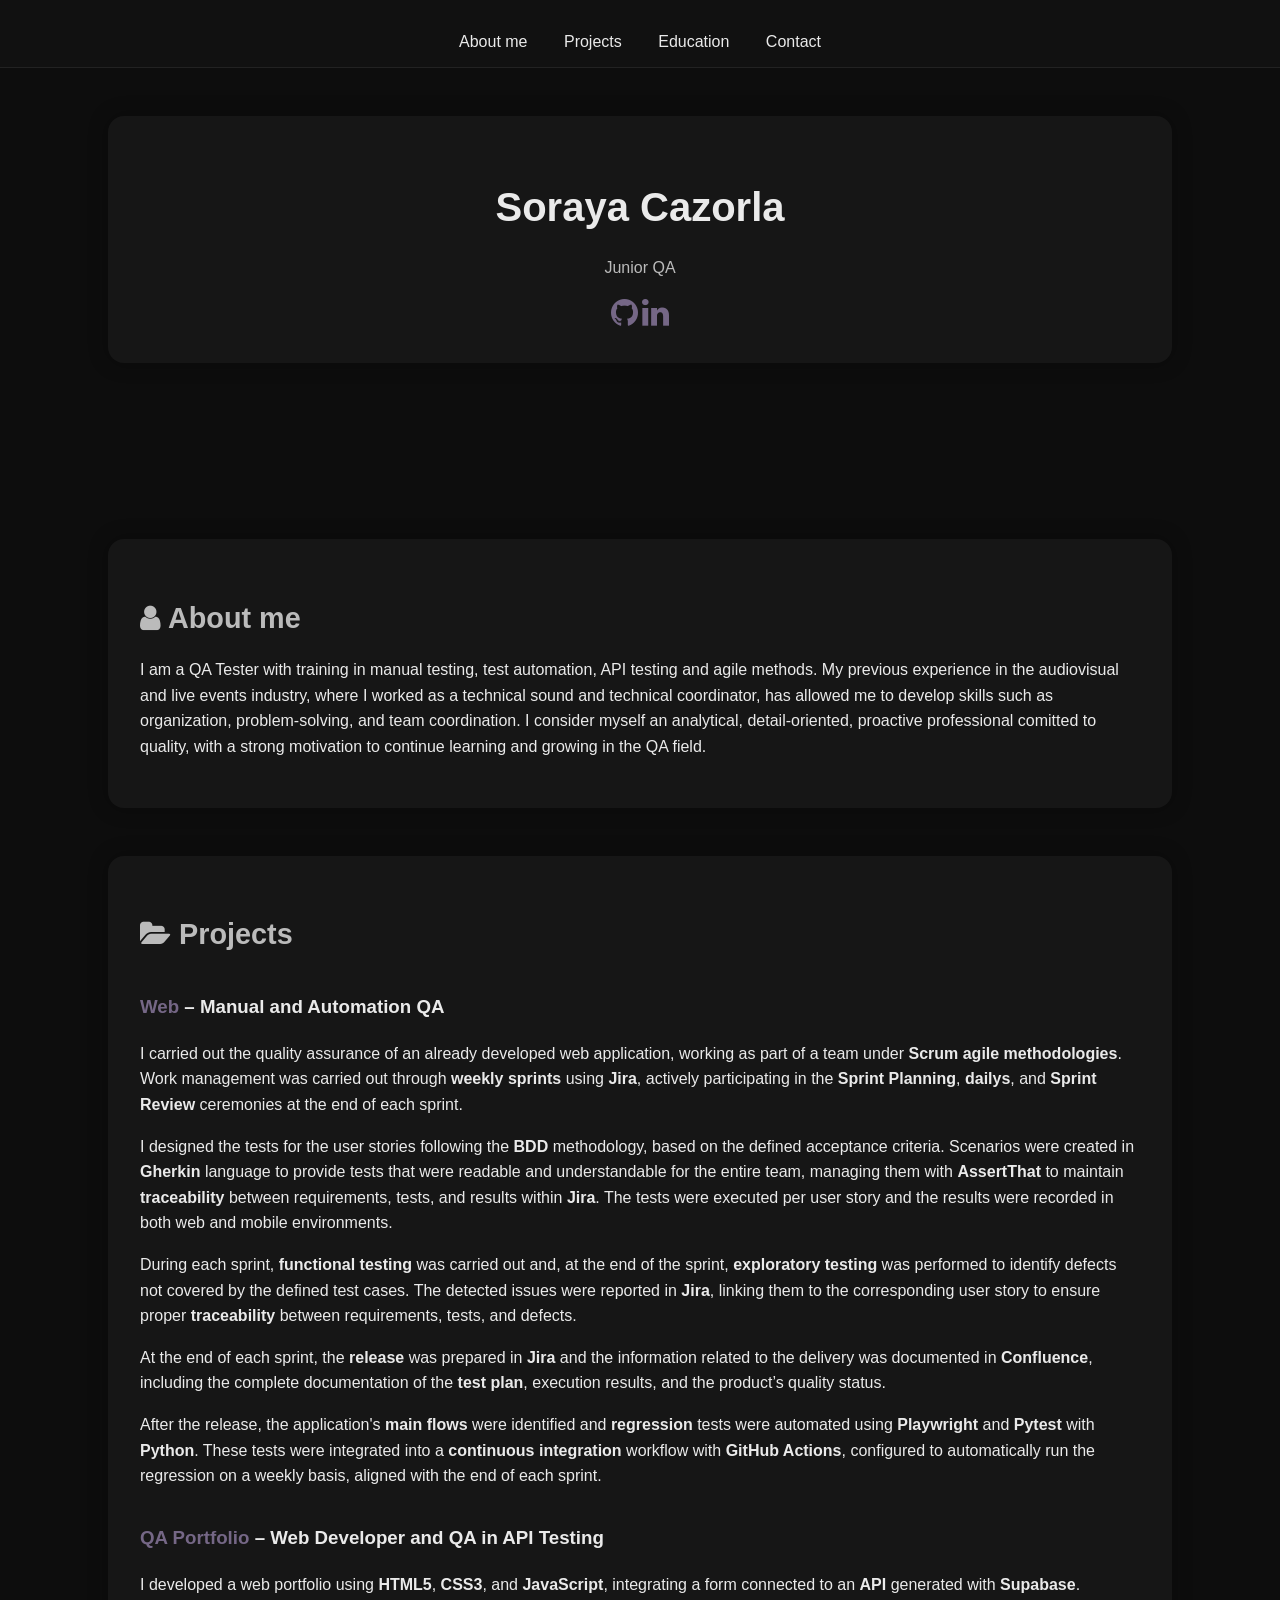
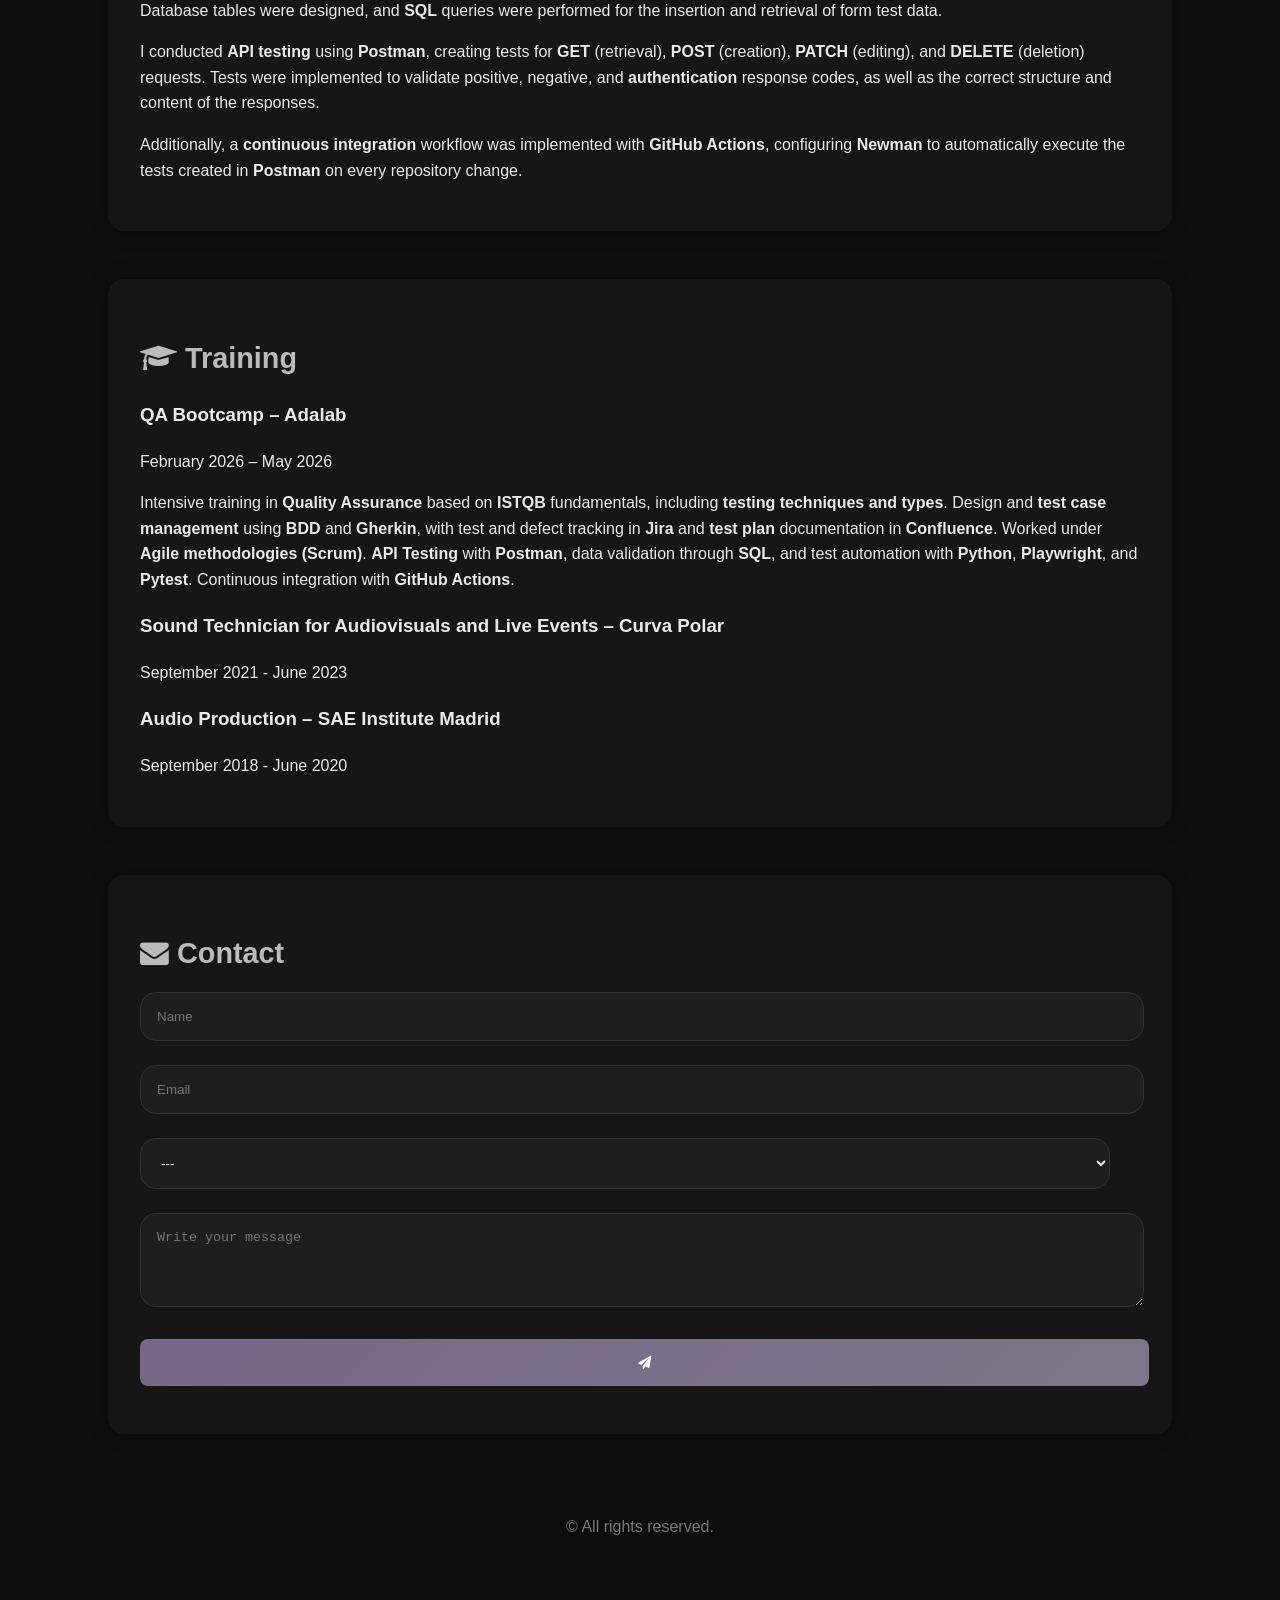
<file: index.html>
<!DOCTYPE html>
<html lang="en">

<head>
  <meta charset="UTF-8" />
  <meta name="viewport" content="width=device-width, initial-scale=1.0" />
  <meta name="description" content="Portfolio Soraya Cazorla QA" />
  <meta name="author" content="Soraya Cazorla" />
  <title>Soraya Cazorla - Portfolio</title>
  <link href="style.css" rel="stylesheet" />
  <!-- Importar Font Awesome para los iconos -->
  <link rel="stylesheet" href="https://cdnjs.cloudflare.com/ajax/libs/font-awesome/4.7.0/css/font-awesome.min.css" />
</head>

<body>
        <!-- Menú de navegación -->
  <nav>
      <ul>
        <li><a id="aboutmemenu" href="#aboutme">About me</a></li>
        <li><a id="projectsmenu" href="#projects">Projects</a></li>
        <li><a id="educationmenu" href="#education">Education</a></li>
        <li><a id="contactmenu" href="#contact">Contact</a></li>
      </ul>
    </nav>
  <header>
    <h1 id="myname">Soraya Cazorla</h1>
    <p id="title">Junior QA</p>
    <p>
      <a id="linkgithub" href="https://github.com/Sorayacazorlag" title="GitHub"
        class="fa fa-github fa-2x" aria-label="GitHub"></a>
      <a id="linklinkedin" href="https://www.linkedin.com/in/ana-soraya-cazorla-guill%C3%A9n-438b74259/" title="LinkedIn"
        class="fa fa-linkedin fa-2x" aria-label="LinkedIn"></a>
    </p>
  </header>
  <main>
    <section id="aboutme">
      <h2 id="aboutmetitle">
        <i class="fa fa-user"></i> About me
      </h2>
<p>
  I am a QA Tester with training in manual testing, test automation, API testing and agile methods. 
  My previous experience in the audiovisual and live events industry, where I worked as a technical sound and 
  technical coordinator, has allowed me to develop skills such as organization, problem-solving, 
  and team coordination. 
  I consider myself an analytical, detail-oriented, proactive professional comitted to quality, with a strong
  motivation to continue learning and growing in the QA field.
</p>

    </section>

    <section id="projects">
      <h2 id="projectstitle">
        <i class="fa fa-folder-open"></i> Projects
      </h2>

      <h3>
        <a id="projectlinkapi" href="https://adalab-equipo2.atlassian.net/jira/software/projects/SCRUM/boards/1" target="_blank">Web</a>
        – Manual and Automation QA
      </h3>
      <p>
  I carried out the quality assurance of an already developed web application, working 
  as part of a team under <strong>Scrum agile methodologies</strong>. Work management 
  was carried out through <strong>weekly sprints</strong> using <strong>Jira</strong>, 
  actively participating in the <strong>Sprint Planning</strong>, <strong>dailys</strong>, 
  and <strong>Sprint Review</strong> ceremonies at the end of each sprint.
</p>

<p>
  I designed the tests for the user stories following the <strong>BDD</strong> methodology, 
  based on the defined acceptance criteria. Scenarios were created in <strong>Gherkin</strong> 
  language to provide tests that were readable and understandable for the entire team, managing 
  them with <strong>AssertThat</strong> to maintain <strong>traceability</strong> between 
  requirements, tests, and results within <strong>Jira</strong>. The tests were executed per 
  user story and the results were recorded in both web and mobile environments.
</p>

<p>
  During each sprint, <strong>functional testing</strong> was carried out and, at the end of the 
  sprint, <strong>exploratory testing</strong> was performed to identify defects not covered by 
  the defined test cases. The detected issues were reported in <strong>Jira</strong>, linking them 
  to the corresponding user story to ensure proper <strong>traceability</strong> between requirements, 
  tests, and defects.
</p>

<p>
  At the end of each sprint, the <strong>release</strong> was prepared in <strong>Jira</strong>
  and the information related to the delivery was documented in <strong>Confluence</strong>,
  including the complete documentation of the <strong>test plan</strong>, execution results,
  and the product’s quality status.
</p>

<p>
  After the release, the application's <strong>main flows</strong> were identified and
  <strong>regression</strong> tests were automated using <strong>Playwright</strong> and
  <strong>Pytest</strong> with <strong>Python</strong>. These tests were integrated into a
  <strong>continuous integration</strong> workflow with <strong>GitHub Actions</strong>,
  configured to automatically run the regression on a weekly basis, aligned with the end
  of each sprint.
</p>
      <h3>
        <a id="projectportfoliolink" href="https://sorayacazorlaqaorganization.github.io/Portfolioqa/">QA Portfolio</a>
        – Web Developer and QA in API Testing
      </h3>
     <p>
I developed a web portfolio using <strong>HTML5</strong>, <strong>CSS3</strong>, and
<strong>JavaScript</strong>, integrating a form connected to an
<strong>API</strong> generated with <strong>Supabase</strong>. Database tables
were designed, and <strong>SQL</strong> queries were performed for the
insertion and retrieval of form test data.
</p>

<p>
I conducted <strong>API testing</strong> using <strong>Postman</strong>, creating
tests for <strong>GET</strong> (retrieval), <strong>POST</strong> (creation),
<strong>PATCH</strong> (editing), and <strong>DELETE</strong> (deletion) requests.
Tests were implemented to validate positive, negative, and <strong>authentication</strong>
response codes, as well as the correct structure and content of the responses.
</p>

<p>
Additionally, a <strong>continuous integration</strong> workflow was implemented with
<strong>GitHub Actions</strong>, configuring <strong>Newman</strong> to automatically
execute the tests created in <strong>Postman</strong> on every repository change.
</p>
      
    </section>

    <section id="training">
      <h2 id="trainingtitle">
        <i class="fa fa-graduation-cap"></i> Training
      </h2>

      <h3>QA Bootcamp – Adalab</h3>
<p>February 2026 – May 2026</p>
<p>
Intensive training in <strong>Quality Assurance</strong> based on <strong>ISTQB</strong>
fundamentals, including <strong>testing techniques and types</strong>.
Design and <strong>test case management</strong> using
<strong>BDD</strong> and <strong>Gherkin</strong>, with test and defect tracking
in <strong>Jira</strong> and <strong>test plan</strong> documentation in
<strong>Confluence</strong>. Worked under <strong>Agile methodologies (Scrum)</strong>.
<strong>API Testing</strong> with <strong>Postman</strong>, data validation
through <strong>SQL</strong>, and test automation with <strong>Python</strong>,
<strong>Playwright</strong>, and <strong>Pytest</strong>. Continuous integration with
<strong>GitHub Actions</strong>.
</p>


      <h3>Sound Technician for Audiovisuals and Live Events – Curva Polar</h3>
      <p>September 2021 - June 2023</p>

         <h3>Audio Production – SAE Institute Madrid</h3>
      <p>September 2018 - June 2020</p>
    </section>

<section id="contact">
  <h2 id="contacttitle">
    <i class="fa fa-envelope"></i> Contact
  </h2>
  <form action="/submit" method="post" id="contactForm" onsubmit="return enviarFormulario(event)">
    
    <input type="text" id="name" name="name" placeholder="Name"/>
    <input type="email" id="email" Name="email" placeholder="Email" required/>
    <select id="subject" name="subject" required>
    <option value="" selected disabled>---</option>
    <option value="information">Information</option> 
    <option value="job offer">Job offer</option> 
    <option value="other">Other</option> 
  </select>
  <textarea id="message" name="message" rows="4" placeholder="Write your message" required maxlength="500"></textarea>
    <button id="send" type="submit">
      <i class="fa fa-paper-plane"></i> 
    </button>
  </form>
  <p id="formMessage"></p>
</section>


  <footer>
    <p>&copy; All rights reserved.</p>
  </footer>
</body>
<script src="script.js" defer></script>
</html>
</file>
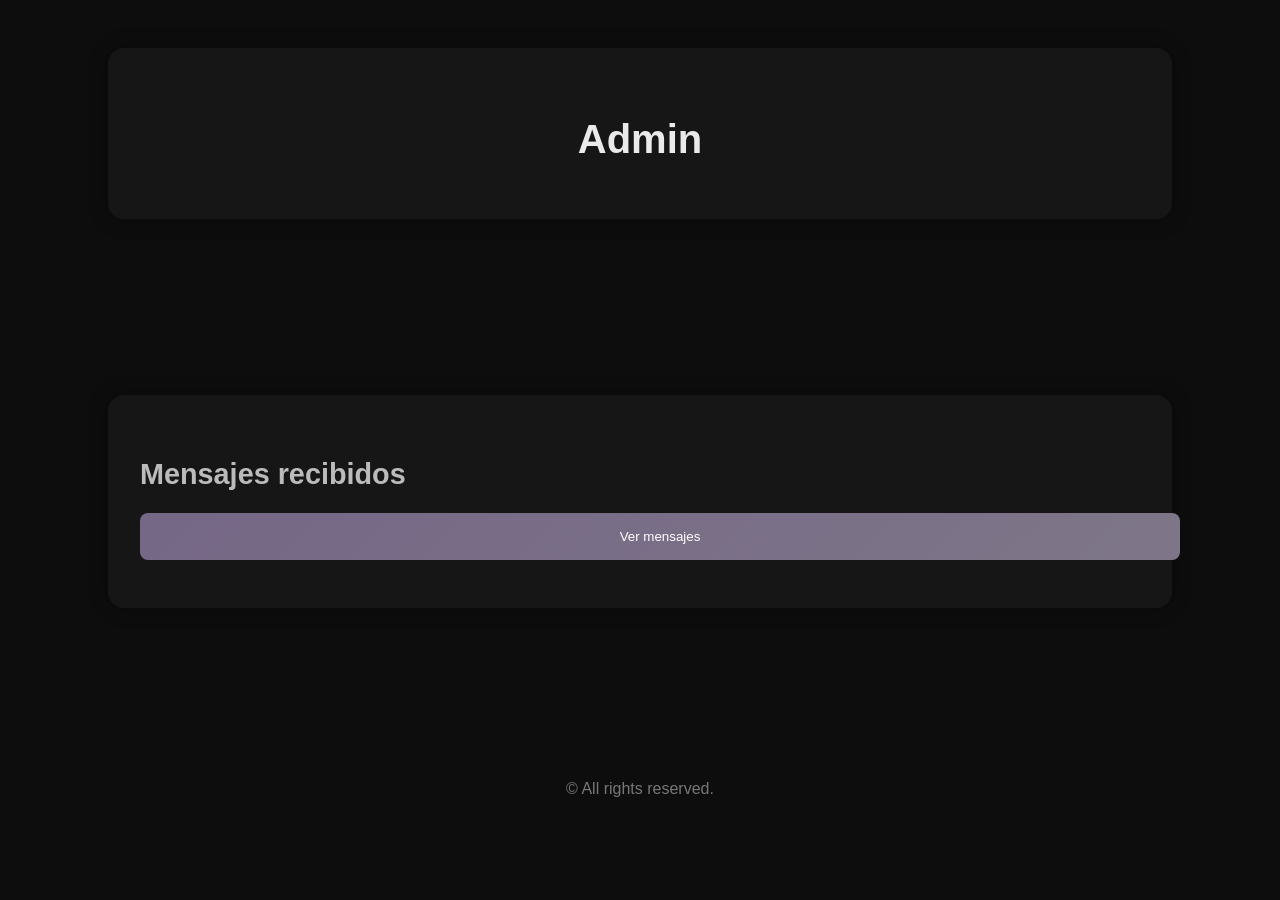
<file: admin.html>
<!DOCTYPE html>
<html lang="es">
<head>
  <meta charset="UTF-8">
  <title>Admin - Mensajes</title>
  <link rel="stylesheet" href="style.css">
</head>
<body>

<header>
  <h1>Admin</h1>
</header>

<main>
  <section id="admin">
    <h2>Mensajes recibidos</h2>
    <button id="verMensajes" onclick="mostrarDatos()">Ver mensajes</button>

    <table id="formsTable">

    </table>

    <p id="status"></p>
  </section>
</main>

<footer>
    <p>&copy; All rights reserved.</p>
</footer>

<script src="script.js"></script>

</body>
</html>
</file>
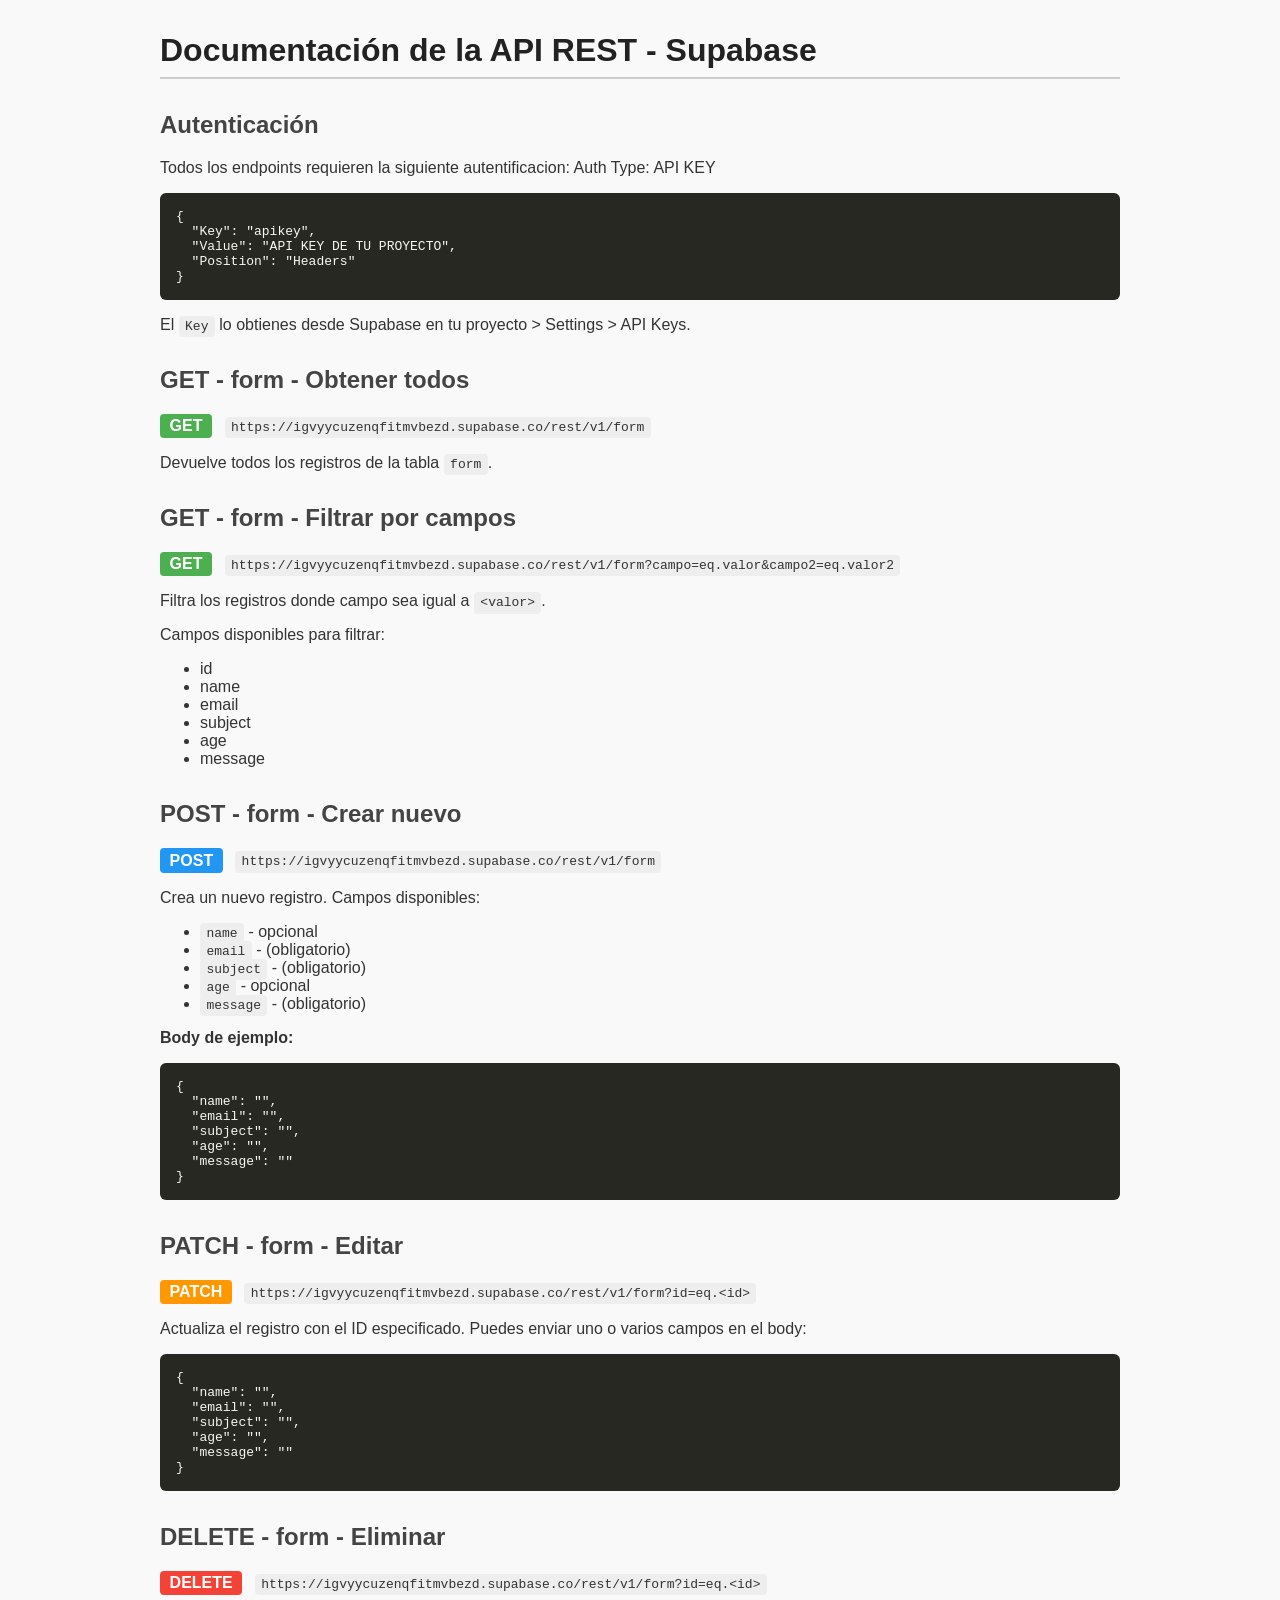
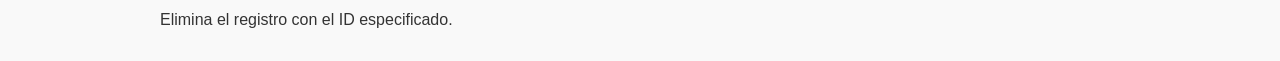
<file: APIdoc.html>
<!DOCTYPE html>
<!-- saved from url=(0067)https://bootcamp-qa.github.io/ReportGenerator/documentacionapi.html -->
<html lang="es"><head><meta http-equiv="Content-Type" content="text/html; charset=UTF-8">
  
  <title>Documentación API Supabase</title>
  <style>
    body {
      font-family: 'Segoe UI', sans-serif;
      margin: 2rem auto;
      max-width: 960px;
      background: #f9f9f9;
      color: #333;
    }
    h1 { color: #222; border-bottom: 2px solid #ccc; padding-bottom: 0.5rem; }
    h2 { margin-top: 2rem; color: #444; }
    code { background: #eee; padding: 0.2rem 0.4rem; border-radius: 4px; }
    pre {
      background: #272822;
      color: #f8f8f2;
      padding: 1rem;
      border-radius: 6px;
      overflow-x: auto;
    }
    .method {
      display: inline-block;
      font-weight: bold;
      padding: 0.2rem 0.6rem;
      border-radius: 4px;
      margin-right: 0.5rem;
      color: white;
    }
    .GET { background: #4caf50; }
    .POST { background: #2196f3; }
    .PATCH { background: #ff9800; }
    .DELETE { background: #f44336; }

    label {
      display: block;
      margin-top: 1rem;
      font-weight: bold;
    }
    input[type=text] {
      width: 100%;
      padding: 0.5rem;
      font-size: 1rem;
      margin-top: 0.3rem;
      box-sizing: border-box;
    }
    button {
      margin-top: 1.5rem;
      padding: 0.6rem 1rem;
      font-size: 1rem;
      cursor: pointer;
    }
  </style>
</head>
<body>

<h1>Documentación de la API REST - Supabase</h1>

<form id="form" onsubmit="return false;" style="display: none;">
  <label for="tableName">Nombre de la tabla:</label>
  <input type="text" id="tableName" placeholder="clientes" required="">

  <label for="columns">Columnas (separadas por coma, * indica obligatorio):</label>
  <input type="text" id="columns" placeholder="nombre, telefono*, correo*" required="">

  <label for="baseUrl">Base URL:</label>
  <input type="text" id="baseUrl" placeholder="https://proyecto.supabase.co" required="">

  <button onclick="generate()">GENERAR DOCUMENTACION API</button>
</form>

<!-- Aquí pondremos la documentación generada -->
<div id="docs" style="margin-top:2rem;">
        <h2>Autenticación</h2>
    <p>Todos los endpoints requieren la siguiente autentificacion: Auth Type: API KEY</p>
    <pre>{
  "Key": "apikey",
  "Value": "API KEY DE TU PROYECTO",
  "Position": "Headers"
}</pre>
    <p>El <code>Key</code> lo obtienes desde Supabase en tu proyecto &gt; Settings &gt; API Keys.</p>
  
    <h2>GET - form - Obtener todos </h2>
    <p><span class="method GET">GET</span> <code>https://igvyycuzenqfitmvbezd.supabase.co/rest/v1/form</code></p>
    <p>Devuelve todos los registros de la tabla <code>form</code>.</p>

    <h2>GET - form - Filtrar por campos</h2>
    <p><span class="method GET">GET</span> <code>https://igvyycuzenqfitmvbezd.supabase.co/rest/v1/form?campo=eq.valor&amp;campo2=eq.valor2</code></p>
    <p>Filtra los registros donde campo sea igual a <code>&lt;valor&gt;</code>.</p>
    <p>Campos disponibles para filtrar:</p>
    <ul>
      <li>id</li><li>name</li><li>email</li><li>subject</li><li>age</li><li>message</li>
    </ul>

    <h2>POST - form - Crear nuevo</h2>
    <p><span class="method POST">POST</span> <code>https://igvyycuzenqfitmvbezd.supabase.co/rest/v1/form</code></p>
    <p>Crea un nuevo registro. Campos disponibles:</p>
    <ul>
      <li><code>name</code> - opcional</li><li><code>email</code> -  (obligatorio)</li><li><code>subject</code> -  (obligatorio)</li><li><code>age</code> - opcional</li><li><code>message</code> -  (obligatorio)</li>
    </ul>
    <p><strong>Body de ejemplo:</strong></p>
    <pre>{
  "name": "",
  "email": "",
  "subject": "",
  "age": "",
  "message": ""
}</pre>

    <h2>PATCH - form - Editar </h2>
    <p><span class="method PATCH">PATCH</span> <code>https://igvyycuzenqfitmvbezd.supabase.co/rest/v1/form?id=eq.&lt;id&gt;</code></p>
    <p>Actualiza el registro con el ID especificado. Puedes enviar uno o varios campos en el body:</p>
    <pre>{
  "name": "<nuevo string="">",
  "email": "<nuevo string="">",
  "subject": "<nuevo string="">",
  "age": "<nuevo string="">",
  "message": "<nuevo string="">"
}</nuevo></nuevo></nuevo></nuevo></nuevo></pre>

    <h2>DELETE - form - Eliminar </h2>
    <p><span class="method DELETE">DELETE</span> <code>https://igvyycuzenqfitmvbezd.supabase.co/rest/v1/form?id=eq.&lt;id&gt;</code></p>
    <p>Elimina el registro con el ID especificado.</p>


  </div>

<script>
function generate() {
  let tableName = document.getElementById('tableName').value.trim() || 'clientes';
  const columnsRaw = document.getElementById('columns').value.trim();
  const baseUrlRaw = document.getElementById('baseUrl').value.trim() || 'https://<TU_PROYECTO>.supabase.co';

  // Procesar columnas
  const colsArr = columnsRaw.split(',').map(c => c.trim()).filter(c => c.length > 0);

  const columns = colsArr.map(col => {
    let required = false;
    let name = col;
    if (col.endsWith('*')) {
      required = true;
      name = col.slice(0, -1).trim();
    }
    return { name, type: "string", required };
  });

  const baseUrl = `${baseUrlRaw}/rest/v1/${tableName}`;

  function generatePostBody() {
    const obj = {};
    columns.forEach(col => {
      if (col.name !== "id") {
        obj[col.name] = "";
      }
    });
    return JSON.stringify(obj, null, 2);
  }

  function generatePatchBody() {
    const obj = {};
    columns.forEach(col => {
      if (col.name !== "id") {
        obj[col.name] = `<nuevo ${col.type}>`;
      }
    });
    return JSON.stringify(obj, null, 2);
  }

  // Construir el HTML para la documentación
  let html = `
        <h2>Autenticación</h2>
    <p>Todos los endpoints requieren la siguiente autentificacion: Auth Type: API KEY</p>
    <pre>{
  "Key": "apikey",
  "Value": "API KEY DE TU PROYECTO",
  "Position": "Headers"
}</pre>
    <p>El <code>Key</code> lo obtienes desde Supabase en tu proyecto &gt; Settings &gt; API Keys.</p>
  
    <h2>GET - ${tableName} - Obtener todos </h2>
    <p><span class="method GET">GET</span> <code>${baseUrl}</code></p>
    <p>Devuelve todos los registros de la tabla <code>${tableName}</code>.</p>

    <h2>GET - ${tableName} - Filtrar por campos</h2>
    <p><span class="method GET">GET</span> <code>${baseUrl}?campo=eq.valor&campo2=eq.valor2</code></p>
    <p>Filtra los registros donde campo sea igual a <code>&lt;valor&gt;</code>.</p>
    <p>Campos disponibles para filtrar:</p>
    <ul>
      ${columns.map(col => `<li>${col.name}</li>`).join('')}
    </ul>

    <h2>POST - ${tableName} - Crear nuevo</h2>
    <p><span class="method POST">POST</span> <code>${baseUrl}</code></p>
    <p>Crea un nuevo registro. Campos disponibles:</p>
    <ul>
      ${columns.filter(c => c.name !== 'id').map(col => `<li><code>${col.name}</code> - ${col.required ? " (obligatorio)" : "opcional"}</li>`).join('')}
    </ul>
    <p><strong>Body de ejemplo:</strong></p>
    <pre>${generatePostBody()}</pre>

    <h2>PATCH - ${tableName} - Editar </h2>
    <p><span class="method PATCH">PATCH</span> <code>${baseUrl}?id=eq.&lt;id&gt;</code></p>
    <p>Actualiza el registro con el ID especificado. Puedes enviar uno o varios campos en el body:</p>
    <pre>${generatePatchBody()}</pre>

    <h2>DELETE - ${tableName} - Eliminar </h2>
    <p><span class="method DELETE">DELETE</span> <code>${baseUrl}?id=eq.&lt;id&gt;</code></p>
    <p>Elimina el registro con el ID especificado.</p>


  `;

  document.getElementById('docs').innerHTML = html;
   document.getElementById('form').style.display = 'none';
  
}


</script>




</body></html>
</file>
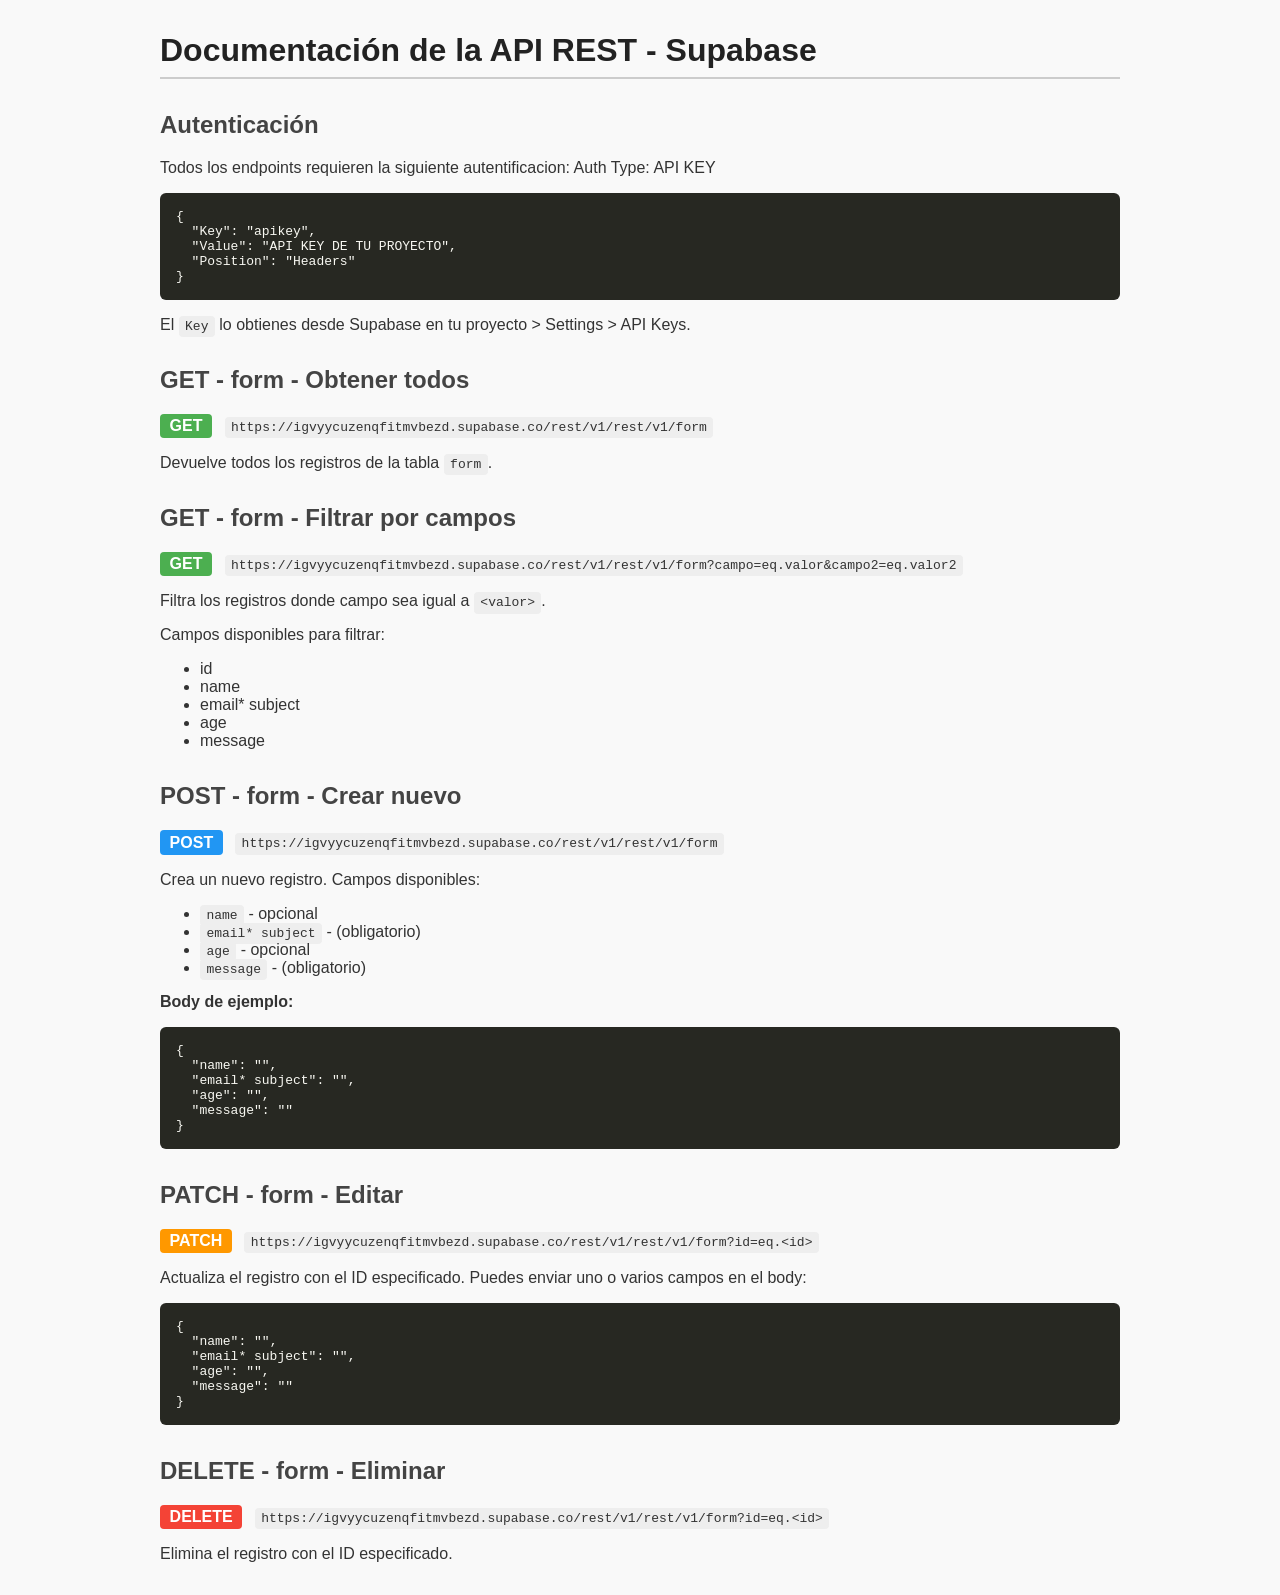
<file: Documentación API Supabase.html>
<!DOCTYPE html>
<!-- saved from url=(0067)https://bootcamp-qa.github.io/ReportGenerator/documentacionapi.html -->
<html lang="es"><head><meta http-equiv="Content-Type" content="text/html; charset=UTF-8">
  
  <title>Documentación API Supabase</title>
  <style>
    body {
      font-family: 'Segoe UI', sans-serif;
      margin: 2rem auto;
      max-width: 960px;
      background: #f9f9f9;
      color: #333;
    }
    h1 { color: #222; border-bottom: 2px solid #ccc; padding-bottom: 0.5rem; }
    h2 { margin-top: 2rem; color: #444; }
    code { background: #eee; padding: 0.2rem 0.4rem; border-radius: 4px; }
    pre {
      background: #272822;
      color: #f8f8f2;
      padding: 1rem;
      border-radius: 6px;
      overflow-x: auto;
    }
    .method {
      display: inline-block;
      font-weight: bold;
      padding: 0.2rem 0.6rem;
      border-radius: 4px;
      margin-right: 0.5rem;
      color: white;
    }
    .GET { background: #4caf50; }
    .POST { background: #2196f3; }
    .PATCH { background: #ff9800; }
    .DELETE { background: #f44336; }

    label {
      display: block;
      margin-top: 1rem;
      font-weight: bold;
    }
    input[type=text] {
      width: 100%;
      padding: 0.5rem;
      font-size: 1rem;
      margin-top: 0.3rem;
      box-sizing: border-box;
    }
    button {
      margin-top: 1.5rem;
      padding: 0.6rem 1rem;
      font-size: 1rem;
      cursor: pointer;
    }
  </style>
</head>
<body>

<h1>Documentación de la API REST - Supabase</h1>

<form id="form" onsubmit="return false;" style="display: none;">
  <label for="tableName">Nombre de la tabla:</label>
  <input type="text" id="tableName" placeholder="clientes" required="">

  <label for="columns">Columnas (separadas por coma, * indica obligatorio):</label>
  <input type="text" id="columns" placeholder="nombre, telefono*, correo*" required="">

  <label for="baseUrl">Base URL:</label>
  <input type="text" id="baseUrl" placeholder="https://proyecto.supabase.co" required="">

  <button onclick="generate()">GENERAR DOCUMENTACION API</button>
</form>

<!-- Aquí pondremos la documentación generada -->
<div id="docs" style="margin-top:2rem;">
        <h2>Autenticación</h2>
    <p>Todos los endpoints requieren la siguiente autentificacion: Auth Type: API KEY</p>
    <pre>{
  "Key": "apikey",
  "Value": "API KEY DE TU PROYECTO",
  "Position": "Headers"
}</pre>
    <p>El <code>Key</code> lo obtienes desde Supabase en tu proyecto &gt; Settings &gt; API Keys.</p>
  
    <h2>GET - form - Obtener todos </h2>
    <p><span class="method GET">GET</span> <code>https://igvyycuzenqfitmvbezd.supabase.co/rest/v1/rest/v1/form</code></p>
    <p>Devuelve todos los registros de la tabla <code>form</code>.</p>

    <h2>GET - form - Filtrar por campos</h2>
    <p><span class="method GET">GET</span> <code>https://igvyycuzenqfitmvbezd.supabase.co/rest/v1/rest/v1/form?campo=eq.valor&amp;campo2=eq.valor2</code></p>
    <p>Filtra los registros donde campo sea igual a <code>&lt;valor&gt;</code>.</p>
    <p>Campos disponibles para filtrar:</p>
    <ul>
      <li>id</li><li>name</li><li>email* subject</li><li>age</li><li>message</li>
    </ul>

    <h2>POST - form - Crear nuevo</h2>
    <p><span class="method POST">POST</span> <code>https://igvyycuzenqfitmvbezd.supabase.co/rest/v1/rest/v1/form</code></p>
    <p>Crea un nuevo registro. Campos disponibles:</p>
    <ul>
      <li><code>name</code> - opcional</li><li><code>email* subject</code> -  (obligatorio)</li><li><code>age</code> - opcional</li><li><code>message</code> -  (obligatorio)</li>
    </ul>
    <p><strong>Body de ejemplo:</strong></p>
    <pre>{
  "name": "",
  "email* subject": "",
  "age": "",
  "message": ""
}</pre>

    <h2>PATCH - form - Editar </h2>
    <p><span class="method PATCH">PATCH</span> <code>https://igvyycuzenqfitmvbezd.supabase.co/rest/v1/rest/v1/form?id=eq.&lt;id&gt;</code></p>
    <p>Actualiza el registro con el ID especificado. Puedes enviar uno o varios campos en el body:</p>
    <pre>{
  "name": "<nuevo string="">",
  "email* subject": "<nuevo string="">",
  "age": "<nuevo string="">",
  "message": "<nuevo string="">"
}</nuevo></nuevo></nuevo></nuevo></pre>

    <h2>DELETE - form - Eliminar </h2>
    <p><span class="method DELETE">DELETE</span> <code>https://igvyycuzenqfitmvbezd.supabase.co/rest/v1/rest/v1/form?id=eq.&lt;id&gt;</code></p>
    <p>Elimina el registro con el ID especificado.</p>


  </div>

<script>
function generate() {
  let tableName = document.getElementById('tableName').value.trim() || 'clientes';
  const columnsRaw = document.getElementById('columns').value.trim();
  const baseUrlRaw = document.getElementById('baseUrl').value.trim() || 'https://<TU_PROYECTO>.supabase.co';

  // Procesar columnas
  const colsArr = columnsRaw.split(',').map(c => c.trim()).filter(c => c.length > 0);

  const columns = colsArr.map(col => {
    let required = false;
    let name = col;
    if (col.endsWith('*')) {
      required = true;
      name = col.slice(0, -1).trim();
    }
    return { name, type: "string", required };
  });

  const baseUrl = `${baseUrlRaw}/rest/v1/${tableName}`;

  function generatePostBody() {
    const obj = {};
    columns.forEach(col => {
      if (col.name !== "id") {
        obj[col.name] = "";
      }
    });
    return JSON.stringify(obj, null, 2);
  }

  function generatePatchBody() {
    const obj = {};
    columns.forEach(col => {
      if (col.name !== "id") {
        obj[col.name] = `<nuevo ${col.type}>`;
      }
    });
    return JSON.stringify(obj, null, 2);
  }

  // Construir el HTML para la documentación
  let html = `
        <h2>Autenticación</h2>
    <p>Todos los endpoints requieren la siguiente autentificacion: Auth Type: API KEY</p>
    <pre>{
  "Key": "apikey",
  "Value": "API KEY DE TU PROYECTO",
  "Position": "Headers"
}</pre>
    <p>El <code>Key</code> lo obtienes desde Supabase en tu proyecto &gt; Settings &gt; API Keys.</p>
  
    <h2>GET - ${tableName} - Obtener todos </h2>
    <p><span class="method GET">GET</span> <code>${baseUrl}</code></p>
    <p>Devuelve todos los registros de la tabla <code>${tableName}</code>.</p>

    <h2>GET - ${tableName} - Filtrar por campos</h2>
    <p><span class="method GET">GET</span> <code>${baseUrl}?campo=eq.valor&campo2=eq.valor2</code></p>
    <p>Filtra los registros donde campo sea igual a <code>&lt;valor&gt;</code>.</p>
    <p>Campos disponibles para filtrar:</p>
    <ul>
      ${columns.map(col => `<li>${col.name}</li>`).join('')}
    </ul>

    <h2>POST - ${tableName} - Crear nuevo</h2>
    <p><span class="method POST">POST</span> <code>${baseUrl}</code></p>
    <p>Crea un nuevo registro. Campos disponibles:</p>
    <ul>
      ${columns.filter(c => c.name !== 'id').map(col => `<li><code>${col.name}</code> - ${col.required ? " (obligatorio)" : "opcional"}</li>`).join('')}
    </ul>
    <p><strong>Body de ejemplo:</strong></p>
    <pre>${generatePostBody()}</pre>

    <h2>PATCH - ${tableName} - Editar </h2>
    <p><span class="method PATCH">PATCH</span> <code>${baseUrl}?id=eq.&lt;id&gt;</code></p>
    <p>Actualiza el registro con el ID especificado. Puedes enviar uno o varios campos en el body:</p>
    <pre>${generatePatchBody()}</pre>

    <h2>DELETE - ${tableName} - Eliminar </h2>
    <p><span class="method DELETE">DELETE</span> <code>${baseUrl}?id=eq.&lt;id&gt;</code></p>
    <p>Elimina el registro con el ID especificado.</p>


  `;

  document.getElementById('docs').innerHTML = html;
   document.getElementById('form').style.display = 'none';
  
}


</script>




</body></html>
</file>
<file: style.css>
body {
  font-family: 'Segoe UI', Tahoma, Geneva, Verdana, sans-serif;
  font-size: 1rem;
  color: #eaeaea;
  margin: 0;
  background-color: #0d0d0d;
  line-height: 1.6;
}


header {
  max-width: 1000px;
  margin: 3rem auto;
  padding: 2rem;
  background-color: #161616;
  border-radius: 1rem;
  box-shadow: 0 0 20px rgba(0,0,0,0.3);
  text-align: center;
}
linkgithub {
  margin-top: 8rem
}

header h1 {
  font-size: 2.5rem;
  margin-bottom: 1rem;
}

header p {
  color: #bbbbbb;
  max-width: 600px;
  margin: 0 auto;
}


main {
  padding: 5rem;
  text-align: left;
}

nav {
  position: sticky;
  top: 0;
  background-color: #111;
  padding: 0.8rem;
  z-index: 1000;
  border-bottom: 1px solid #222;
}

nav ul {
  padding: 0;
  margin: 0;
  text-align: center;
}

nav ul li {
  display: inline-block;
  margin: 0 1rem;
}

nav a {
  color: #eaeaea;
  font-weight: 500;
  transition: 0.3s;
}

nav a:hover {
  color: #bbbbbb;
}


@media (max-width: 768px) {
  nav ul li {
    display: block;
    margin: 0.8rem 0;
  }
}

h1 {
  font-size: 2rem;
  margin-bottom: 1rem;
}

p {
  font-size: 1rem;
  margin-bottom: 1rem;
}

a {
  display: inline-block;
  margin-top: 1rem;
  color: #756786;
  text-decoration: none;
}

a:hover {
  text-decoration: underline;
}

section {
  max-width: 1000px;
  margin: 3rem auto;
  padding: 2rem;
  background-color: #161616;
  border-radius: 1rem;
  box-shadow: 0 0 20px rgba(0,0,0,0.3);
}

h2 {
  font-size: 1.8rem;
  margin-bottom: 1rem;
  color: #bbbbbb;
}


form {
  width: 97%;
  font-size: 1rem;
}

input,
textarea,
select {
  width: 100%;
  padding: 1rem;
  margin-bottom: 1.5rem;
  border: 1px solid #333;
  border-radius: 1rem;
  background-color: #1e1e1e;
  color: #eaeaea;
}

button {
  width: 104%;
  padding: 1rem;
  background: linear-gradient(135deg, #756786, #7e7688);
  color: white;
  border: none;
  border-radius: 0.5rem;
  cursor: pointer;
  transition: 0.3s;
}

button:hover {
  transform: scale(1.03);
}

footer {
  margin-top: 0.5rem;
  padding: 1rem;
  font-size: 0.9rem;
  color: #777;
  text-align: center;
}

table {
  width: 100%;
  border-collapse: collapse;
  background-color: #1e1e1e;
}

th, td {
  border: 1px solid #333;
  padding: 8px;
}

thead {
  background-color: #2a2a2a;
}


/* Móvil */
@media (max-width: 768px) {
  nav ul li {
    display: block;
    margin: 0.5rem 0;
  }

  header h1 {
    font-size: 2rem;
  }

  section {
    margin: 1.5rem;
  }
}
</file>
